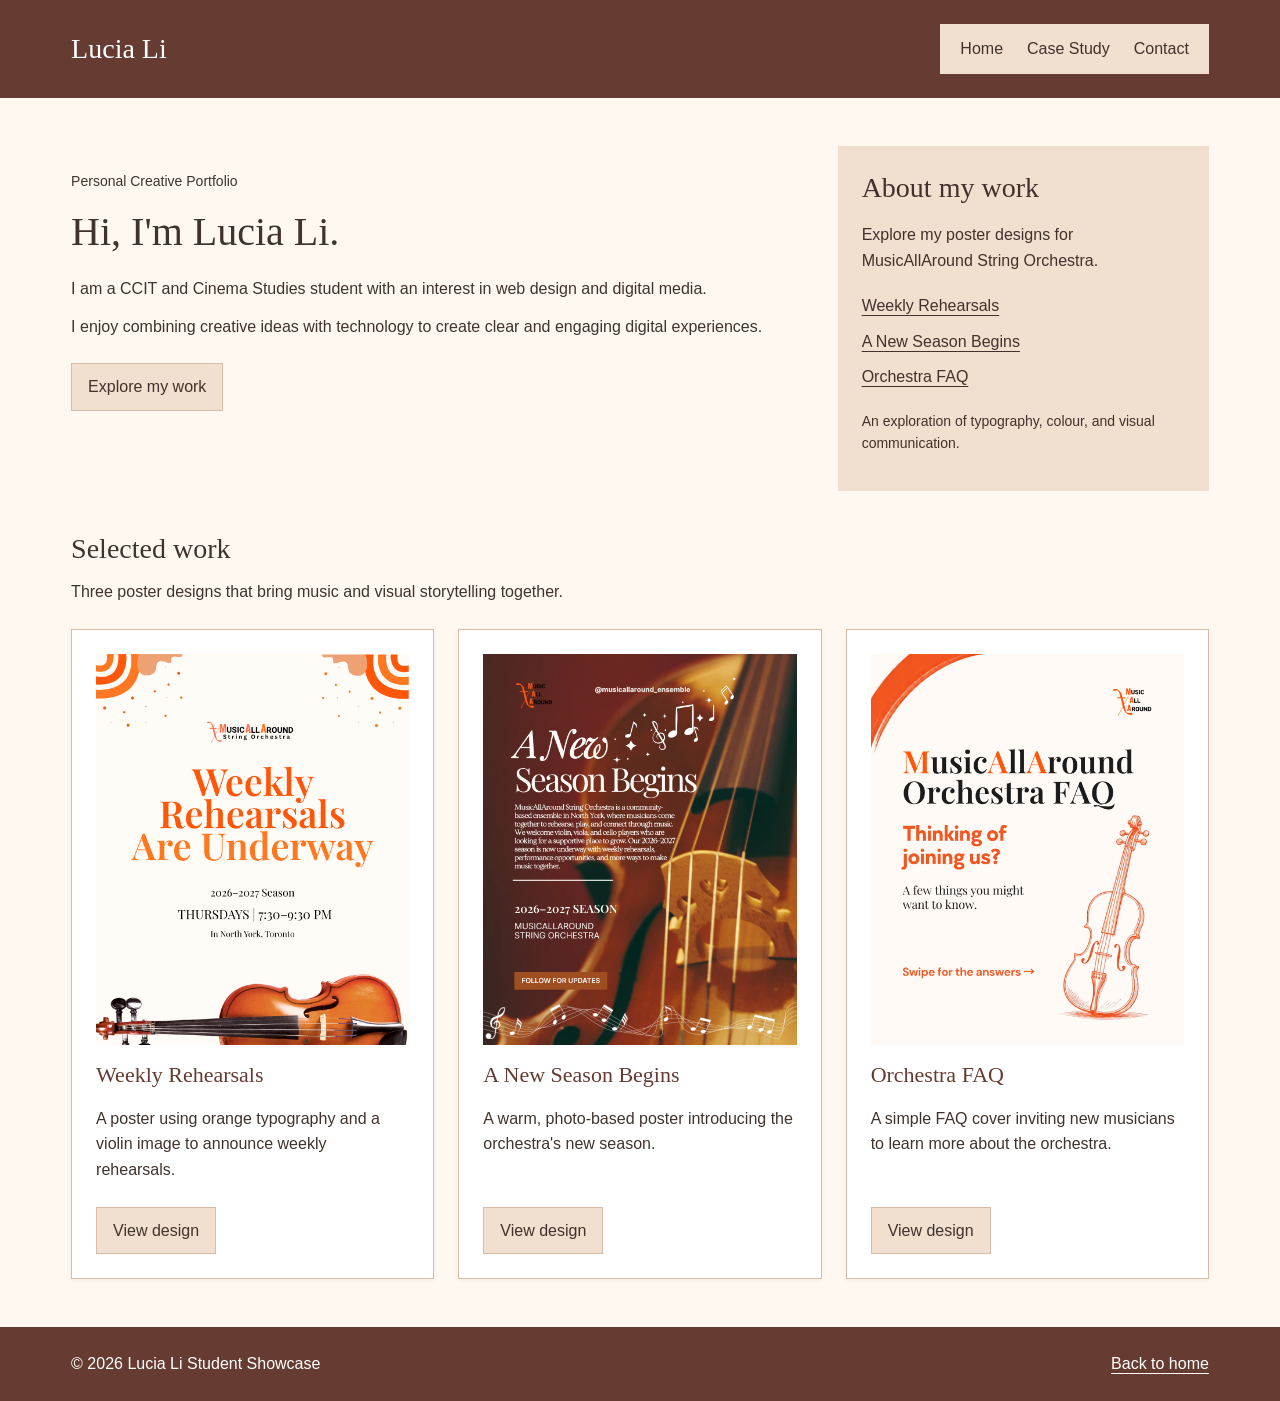
<file: index.html>
<!DOCTYPE html>
<html lang="en">

<head>
  <meta charset="UTF-8">
  <meta name="viewport" content="width=device-width, initial-scale=1.0">
  <title>Lucia Li | Creative Portfolio</title>
  <link rel="stylesheet" href="css/style.css">
</head>

<body>

  <header class="site-header">
    <a class="brand" href="index.html">Lucia Li</a>

    <nav aria-label="Main navigation">
      <a href="index.html">Home</a>
      <a href="detail.html">Case Study</a>
      <a href="#contact">Contact</a>
    </nav>
  </header>

  <main class="container">

    <section class="hero-grid" aria-labelledby="intro-title">
      <div class="spotlight">
        <p class="eyebrow">Personal Creative Portfolio</p>
        <h1 id="intro-title">Hi, I'm Lucia Li.</h1>

        <p>
          I am a CCIT and Cinema Studies student with an interest
          in web design and digital media.
        </p>

        <p>
          I enjoy combining creative ideas with technology to create
          clear and engaging digital experiences.
        </p>

        <a class="button" href="#projects">Explore my work</a>
      </div>

      <aside class="sidebar" aria-labelledby="sidebar-title">
        <h2 id="sidebar-title">About my work</h2>
        <p>
          Explore my poster designs for MusicAllAround String Orchestra.
        </p>

        <nav aria-label="Project quick links">
          <a href="#project-one">Weekly Rehearsals</a>
          <a href="#project-two">A New Season Begins</a>
          <a href="#project-three">Orchestra FAQ</a>
        </nav>

        <p class="small">
          An exploration of typography, colour, and visual communication.
        </p>
      </aside>
    </section>

    <section class="workshops" id="projects" aria-labelledby="projects-title">
      <h2 id="projects-title">Selected work</h2>
      <p class="section-intro">
        Three poster designs that bring music and visual storytelling together.
      </p>

      <div class="cards-gallery">

        <article class="card" id="project-one">
          <img src="images/1.png"
            alt="Weekly rehearsal poster with orange text and a violin."
            width="1080" height="1350">

          <h3>Weekly Rehearsals</h3>

          <p>
            A poster using orange typography and a violin image
            to announce weekly rehearsals.
          </p>

          <a class="button" href="detail.html#poster-one">View design</a>
        </article>

        <article class="card" id="project-two">
          <img src="images/2.png"
            alt="New season poster with white text over a string instrument photograph."
            width="1080" height="1350">

          <h3>A New Season Begins</h3>

          <p>
            A warm, photo-based poster introducing the orchestra's
            new season.
          </p>

          <a class="button" href="detail.html#poster-two">View design</a>
        </article>

        <article class="card" id="project-three">
          <img src="images/3.png"
            alt="Orchestra FAQ cover with orange accents and a violin illustration."
            width="1080" height="1350">

          <h3>Orchestra FAQ</h3>

          <p>
            A simple FAQ cover inviting new musicians to learn
            more about the orchestra.
          </p>

          <a class="button" href="detail.html#poster-three">View design</a>
        </article>

      </div>
    </section>
  </main>

  <footer class="site-footer" id="contact">
    <p>© 2026 Lucia Li Student Showcase</p>
    <a href="index.html">Back to home</a>
  </footer>

</body>
</html>
</file>
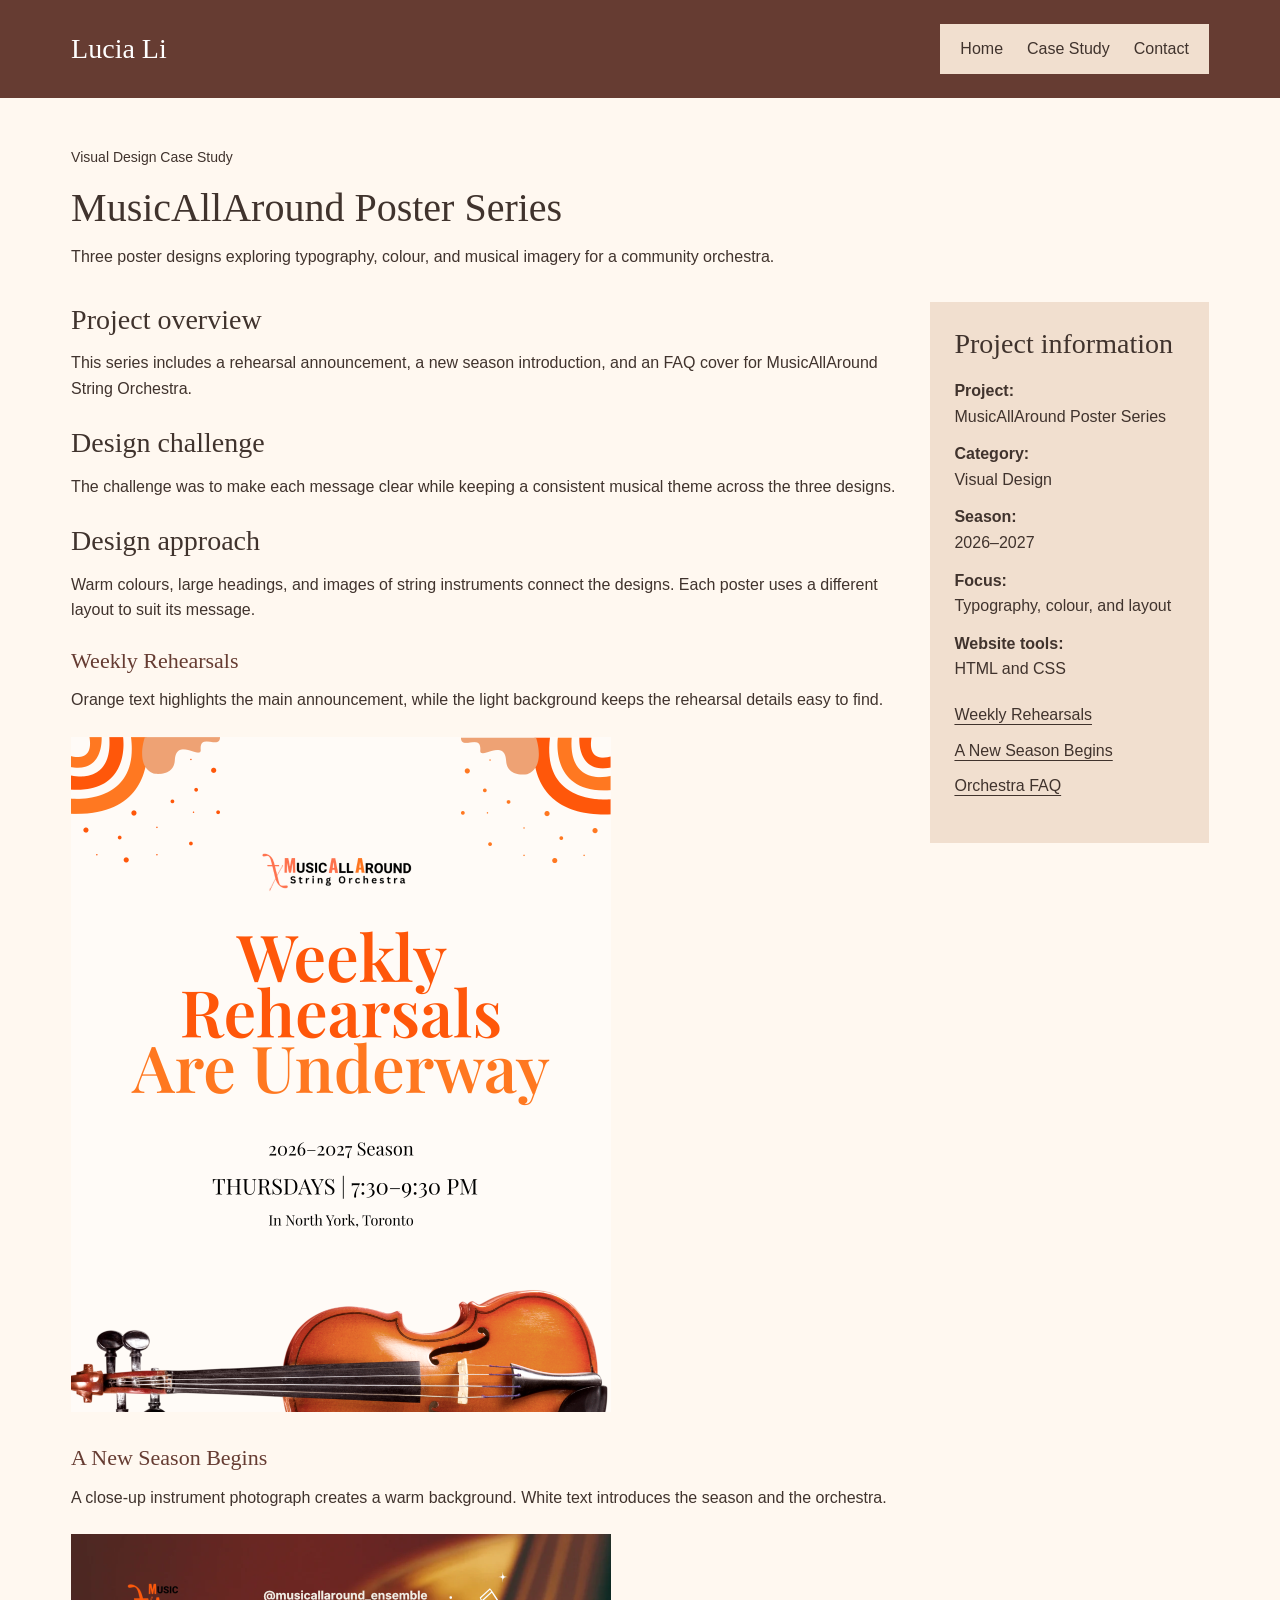
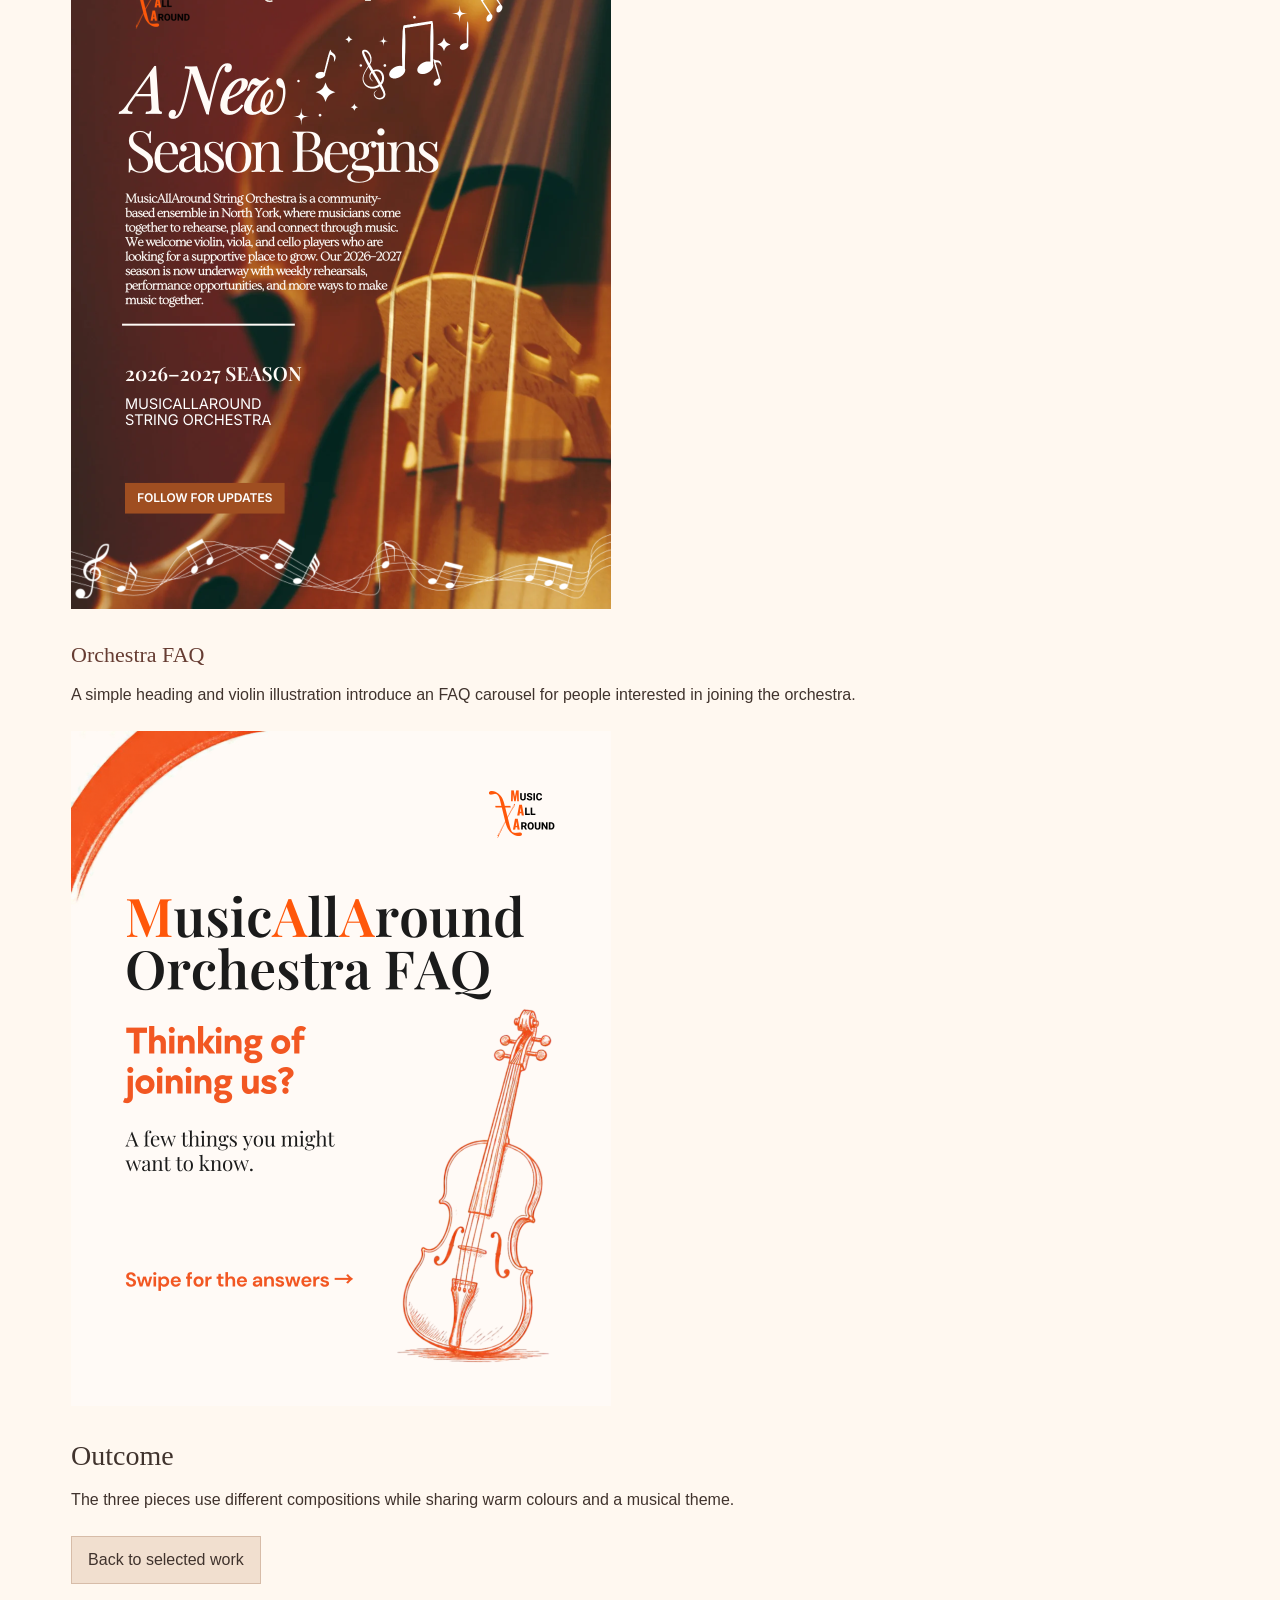
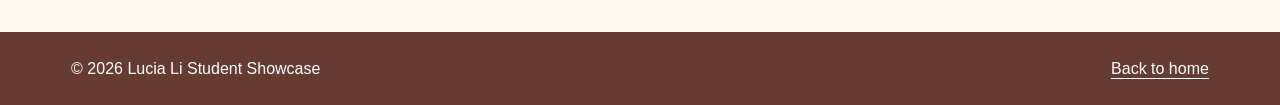
<file: detail.html>
<!DOCTYPE html>
<html lang="en">

<head>
  <meta charset="UTF-8">
  <meta name="viewport" content="width=device-width, initial-scale=1.0">
  <title>Lucia Li | Poster Design Case Study</title>
  <link rel="stylesheet" href="css/style.css">
</head>

<body>

  <header class="site-header">
    <a class="brand" href="index.html">Lucia Li</a>

    <nav aria-label="Main navigation">
      <a href="index.html">Home</a>
      <a href="detail.html">Case Study</a>
      <a href="#contact">Contact</a>
    </nav>
  </header>

  <main class="container">

    <section class="detail-hero" aria-labelledby="detail-title">
      <p class="eyebrow">Visual Design Case Study</p>
      <h1 id="detail-title">MusicAllAround Poster Series</h1>

      <p class="section-intro">
        Three poster designs exploring typography, colour, and
        musical imagery for a community orchestra.
      </p>
    </section>

    <div class="content-grid">

      <article class="project-content">
        <h2>Project overview</h2>
        <p>
          This series includes a rehearsal announcement, a new season
          introduction, and an FAQ cover for MusicAllAround String Orchestra.
        </p>

        <h2>Design challenge</h2>
        <p>
          The challenge was to make each message clear while keeping
          a consistent musical theme across the three designs.
        </p>

        <h2>Design approach</h2>
        <p>
          Warm colours, large headings, and images of string instruments
          connect the designs. Each poster uses a different layout
          to suit its message.
        </p>

        <section class="poster" id="poster-one" aria-labelledby="poster-one-title">
          <h3 id="poster-one-title">Weekly Rehearsals</h3>
          <p>
            Orange text highlights the main announcement, while the
            light background keeps the rehearsal details easy to find.
          </p>
          <img src="images/1.png"
            alt="Weekly rehearsal announcement with orange lettering and a violin."
            width="1080" height="1350">
        </section>

        <section class="poster" id="poster-two" aria-labelledby="poster-two-title">
          <h3 id="poster-two-title">A New Season Begins</h3>
          <p>
            A close-up instrument photograph creates a warm background.
            White text introduces the season and the orchestra.
          </p>
          <img src="images/2.png"
            alt="New season introduction with white lettering over an instrument photograph."
            width="1080" height="1350" loading="lazy">
        </section>

        <section class="poster" id="poster-three" aria-labelledby="poster-three-title">
          <h3 id="poster-three-title">Orchestra FAQ</h3>
          <p>
            A simple heading and violin illustration introduce an FAQ
            carousel for people interested in joining the orchestra.
          </p>
          <img src="images/3.png"
            alt="Orchestra FAQ cover asking Thinking of joining us."
            width="1080" height="1350" loading="lazy">
        </section>

        <h2>Outcome</h2>
        <p>
          The three pieces use different compositions while sharing
          warm colours and a musical theme.
        </p>

        <a class="button" href="index.html#projects">Back to selected work</a>
      </article>

      <aside class="sidebar" aria-labelledby="project-info-title">
        <h2 id="project-info-title">Project information</h2>

        <p><strong>Project:</strong><br>MusicAllAround Poster Series</p>
        <p><strong>Category:</strong><br>Visual Design</p>
        <p><strong>Season:</strong><br>2026–2027</p>
        <p><strong>Focus:</strong><br>Typography, colour, and layout</p>
        <p><strong>Website tools:</strong><br>HTML and CSS</p>

        <nav aria-label="Poster quick links">
          <a href="#poster-one">Weekly Rehearsals</a>
          <a href="#poster-two">A New Season Begins</a>
          <a href="#poster-three">Orchestra FAQ</a>
        </nav>
      </aside>

    </div>
  </main>

  <footer class="site-footer" id="contact">
    <p>© 2026 Lucia Li Student Showcase</p>
    <a href="index.html">Back to home</a>
  </footer>

</body>
</html>
</file>
<file: css/style.css>
:root {
  --background: #fff8f0;
  --surface-dark: #663c32;
  --secondary: #f1dfcf;
  --text: #40332d;
  --card-heading: #663c32;
  --primary: #984322;
  --border: #d7bca8;
}


* {
  margin: 0;
  padding: 0;
  box-sizing: border-box;
}

body {
  font-family: Arial, Helvetica, sans-serif;
  font-size: 16px;
  line-height: 1.6;
  background: var(--background);
  color: var(--text);
}

h1, h2, h3, .brand {
  font-family: Georgia, "Times New Roman", serif;
  font-weight: normal;
}

h1 {
  font-size: 40px;
  line-height: 1.2;
}

h2 {
  font-size: 28px;
  line-height: 1.3;
}

h3 {
  font-size: 22px;
  line-height: 1.3;
  color: var(--card-heading);
}

a {
  color: inherit;
  text-underline-offset: 4px;
}

a:hover {
  color: var(--primary);
}

a:focus-visible {
  outline: 2px solid var(--primary);
  outline-offset: 5px;
}


.site-header, .site-footer {
  display: flex;
  flex-direction: column;
  justify-content: space-between;
  gap: 20px;
  padding: 24px;
  background: var(--surface-dark);
  color: white;
}

.brand {
  font-size: 28px;
  line-height: 1.3;
  text-decoration: none;
}

.site-header nav {
  display: flex;
  flex-direction: column;
  gap: 12px;
  padding: 12px 20px;
  background: var(--secondary);
  color: var(--text);
}

.site-header nav a {
  text-decoration: none;
}

.brand:hover, .site-footer a:hover {
  color: var(--secondary);
}

.brand:focus-visible, .site-footer a:focus-visible {
  outline-color: white;
}


.container {
  padding: 32px 24px 40px;
}

.hero-grid, .cards-gallery, .content-grid {
  display: grid;
  grid-template-columns: 1fr;
  gap: 24px;
}

.spotlight {
  min-width: 0;
}

.eyebrow {
  font-size: 14px;
  margin-bottom: 16px;
}

.spotlight h1 {
  margin-bottom: 20px;
}

.spotlight p:not(.eyebrow) {
  margin-bottom: 12px;
}


.button {
  display: inline-block;
  align-self: flex-start;
  padding: 10px 16px;
  background: var(--secondary);
  border: 1px solid var(--border);
  text-decoration: none;
}

.spotlight .button {
  margin-top: 12px;
}

.button:hover {
  color: var(--primary);
  border-color: var(--primary);
}


.sidebar {
  align-self: start;
  padding: 24px;
  background: var(--secondary);
}

.sidebar h2 {
  margin-bottom: 16px;
}

.sidebar p {
  margin-bottom: 12px;
}

.sidebar nav {
  display: flex;
  flex-direction: column;
  gap: 10px;
  margin: 20px 0;
}

.small {
  font-size: 14px;
}


.workshops {
  margin-top: 40px;
}

.section-intro {
  margin: 12px 0 24px;
}

.card {
  display: flex;
  flex-direction: column;
  gap: 16px;
  padding: 24px;
  background: white;
  border: 1px solid var(--border);
  box-shadow: 0 2px 6px rgb(0 0 0 / 4%);
}

.card img {
  display: block;
  width: 100%;
  height: auto;
}

.card p {
  padding-bottom: 8px;
}

.card .button {
  margin-top: auto;
}


.detail-hero {
  margin-bottom: 32px;
}

.project-content {
  min-width: 0;
}

.project-content h2 {
  margin-bottom: 12px;
}

.project-content p {
  margin-bottom: 24px;
}

.poster {
  margin-bottom: 32px;
}

.poster h3 {
  margin-bottom: 12px;
}

.poster img {
  display: block;
  width: 100%;
  max-width: 540px;
  height: auto;
}


@media (min-width: 768px) {
  .site-header, .site-footer {
    flex-direction: row;
    align-items: center;
    padding: 24px clamp(24px, 5.5556vw, 80px);
  }

  .site-header nav {
    flex-direction: row;
    gap: 24px;
  }

  .container {
    max-width: 1440px;
    margin-inline: auto;
    padding: 48px clamp(24px, 5.5556vw, 80px);
  }

  .hero-grid {
    grid-template-columns: 2fr 1fr;
  }

  .spotlight {
    padding: 24px 0;
  }

  .cards-gallery {
    grid-template-columns: repeat(auto-fit, minmax(280px, 1fr));
  }

  .content-grid {
    grid-template-columns: 3fr 1fr;
  }
}
</file>
